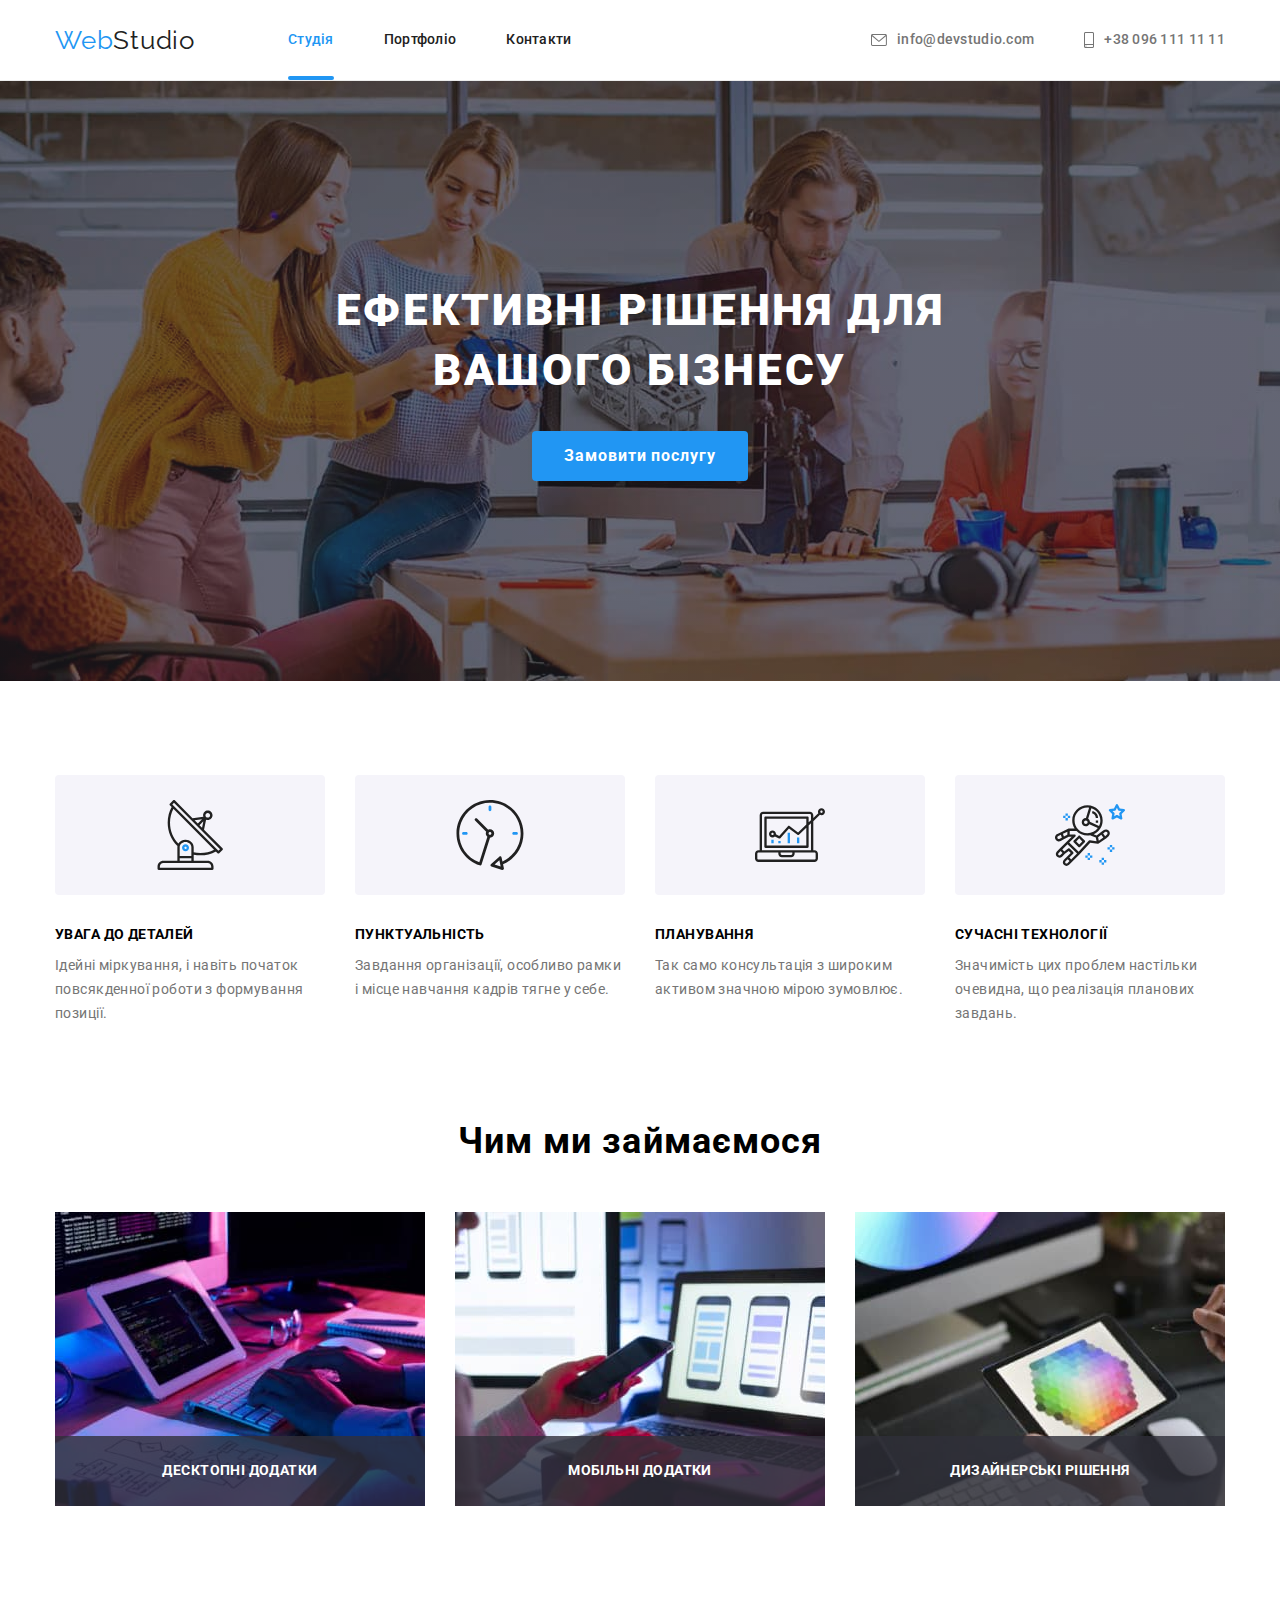
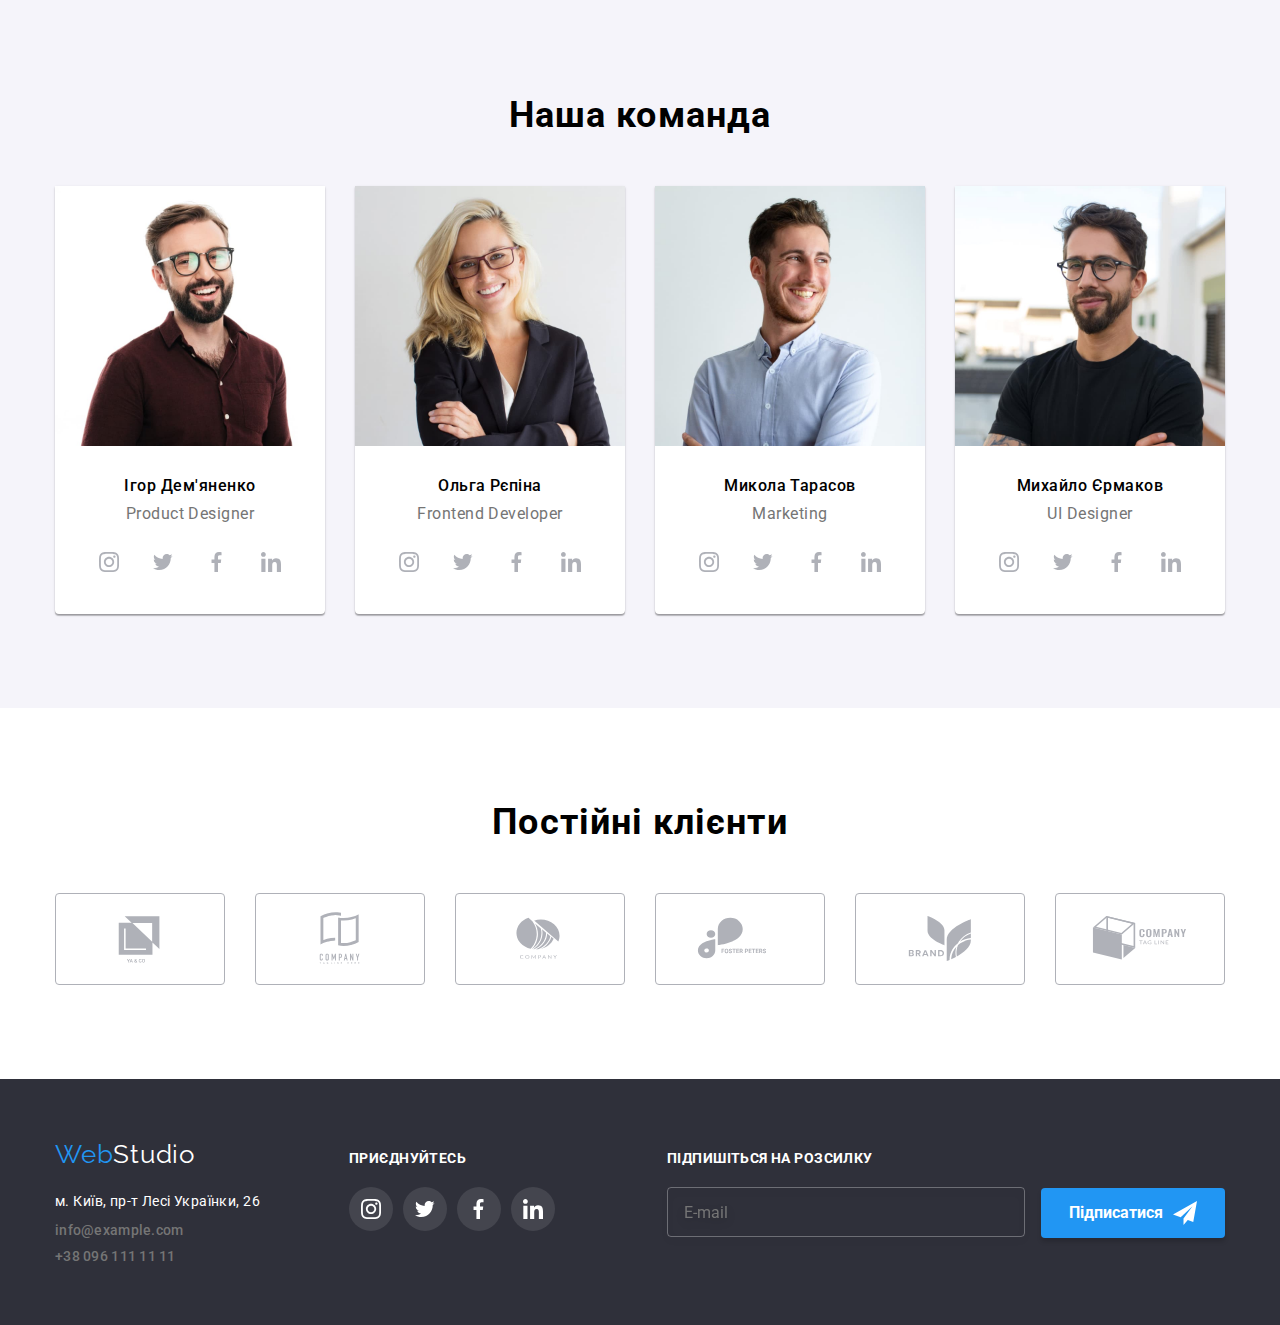
<file: index.html>
<!DOCTYPE html>
<html lang="uk">
<head>
    <meta charset="UTF-8">
    <meta http-equiv="X-UA-Compatible" content="IE=edge">
    <meta name="viewport" content="width=device-width, initial-scale=1.0">
    <title>Web-Studio</title>
    <link rel="stylesheet" href="https://cdnjs.cloudflare.com/ajax/libs/modern-normalize/1.0.0/modern-normalize.min.css">
    <link href="https://fonts.googleapis.com/css2?family=Raleway:wght@700&family=Roboto:wght@400;500;700;900&display=swap"
    rel="stylesheet">
    <link rel="stylesheet" href="https://cdnjs.cloudflare.com/ajax/libs/modern-normalize/1.1.0/modern-normalize.min.css" 
    integrity="sha512-wpPYUAdjBVSE4KJnH1VR1HeZfpl1ub8YT/NKx4PuQ5NmX2tKuGu6U/JRp5y+Y8XG2tV+wKQpNHVUX03MfMFn9Q==" 
    crossorigin="anonymous" referrerpolicy="no-referrer" />
    <link rel="stylesheet" href="./css/styles.css">
</head>
<body>
<header class="header">
   <div class="container">
    <nav class="main-nav">
        <a class="logo-link" href="./index.html" lang="en">Web<span class="logo-accent">Studio</span></a>
        <ul class="site-nav list">
            <li class="item link-tex"><a class="link current" href="#">Студія</a></li>
            <li class="item link-tex"><a class="link" href="./portfolio.html">Портфоліо</a></li>
            <li class="item link-tex"><a class="link" href="#">Контакти</a></li>
        </ul>
    </nav>
    <ul class="auth-nav list">
        <li class="item"><a class="mailto" href="mailto:info@devstudio.com">
            <svg class="auth-svg" width="16" height="12">
                <use href="./images/symbol-defs.svg#icon-email"></use>
            </svg>info@devstudio.com</a></li>
        <li class="item"><a class="tel" href="tel:+380961111111">
            <svg class="auth-svg" width="10" height="16">
                <use href="./images/symbol-defs.svg#icon-smartphone"></use>
            </svg>+38 096 111 11 11</a></li>
    </ul>
  </div>  
</header>
<main>
    <section class="business-solution">
      <div class="container">
          <h1 class="decision">Ефективні рішення для<br>вашого бізнесу</h1>
          <button class="order-but" type="button" data-modal-open>Замовити послугу</button>
      </div>  
    </section>
    <section class="section">
       <div class="container"> 
        <h2 class="visually-hidden">Наші переваги</h2>
        <ul class="card-text list">
            <li class="card-set-text">
                <div class="prioriti-img">
                    <svg class="icon-svg" width="70px" height="70px">
                        <use href="./images/symbol-defs.svg#icon-antenna"></use>
                    </svg>
                </div>
                <h3 class="feature-title">УВАГА ДО ДЕТАЛЕЙ</h3>
                <p class="paragraph-text">Ідейні міркування, і навіть початок повсякденної роботи з формування позиції.</p>
            </li>
            <li class="card-set-text">
                <div class="prioriti-img">
                    <svg  width="70px" height="70px">
                        <use href="./images/symbol-defs.svg#icon-clock"></use>
                    </svg>
                </div>
                <h3 class="feature-title">ПУНКТУАЛЬНІСТЬ</h3>
                <p class="paragraph-text">Завдання організації, особливо рамки і місце навчання кадрів тягне у себе.</p>
            </li>
            <li class="card-set-text">
                <div class="prioriti-img">
                    <svg  width="70px" height="70px">
                        <use href="./images/symbol-defs.svg#icon-diagram"></use>
                    </svg>
                </div>
                <h3 class="feature-title">ПЛАНУВАННЯ</h3>
                <p class="paragraph-text">Так само консультація з широким активом значною мірою зумовлює.</p>
            </li>
            <li class="card-set-text">
                <div class="prioriti-img">
                    <svg  width="70px" height="70px">
                        <use href="./images/symbol-defs.svg#icon-astronaut"></use>
                    </svg>
                </div>
                <h3 class="feature-title">СУЧАСНІ ТЕХНОЛОГІЇ</h3>
                <p class="paragraph-text">Значимість цих проблем настільки очевидна, що реалізація планових завдань.</p>
            </li>
        </ul>
      </div> 
    </section>
    
    <section class="works">
       <div class="container">
        <h2 class="section-title">Чим ми займаємося</h2>
        <ul class="card-set list">
            <li class="card-set-itam works-overlay">
                <img src="./images/img1.jpg" alt="Робота на комп'ютері" width="370">
                   <p class="work-btn">Десктопні додатки</p>
            </li>
            <li class="card-set-itam works-overlay">
                <img src="./images/img2.jpg" alt="Робота на ноутбуці" width="370">
                   <p class="work-btn">Мобільні додатки</p>
            </li>
            <li class="card-set-itam works-overlay">
                <img src="./images/img3.jpg" alt="Робота на планшеті" width="370">
                    <p class="work-btn">Дизайнерські рішення</p> 
            </li>
        </ul>
       </div>  
    </section>

    <section class="team">
       <div class="container"> 
        <h2 class="section-t">Наша команда</h2>
        <ul class="card-set list">
            <li class="card-set-itam separate-team">
                <img src="./images/img4.jpg" alt="Ігор Дем'яненко" width="270">
                <div class="name-teams"><h3 class="name-team">Ігор Дем'яненко</h3>
                <p class="position-team">Product Designer</p></div>
                   <ul class="soc-list list">
                    <li class="soc-item">
                       <a class="soc-link" href="">
                         <svg class="soc-icon" width="20" height="20">
                            <use href="./images/symbol-defs.svg#icon-instagram"></use>
                         </svg>
                       </a> 
                    </li>
                     <li class="soc-item">
                       <a class="soc-link" href="">
                         <svg class="soc-icon" width="20" height="20">
                            <use href="./images/symbol-defs.svg#icon-tweeter"></use>
                         </svg>
                       </a> 
                    </li>
                     <li class="soc-item">
                       <a class="soc-link" href="">
                         <svg class="soc-icon" width="20" height="20">
                            <use href="./images/symbol-defs.svg#icon-facebook"></use>
                         </svg>
                       </a> 
                    </li>
                     <li class="soc-item">
                       <a class="soc-link" href="">
                         <svg class="soc-icon" width="20" height="20">
                            <use href="./images/symbol-defs.svg#icon-linkedin"></use>
                         </svg>
                       </a> 
                    </li>
                  </ul>
            </li>
            <li class="card-set-itam separate-team">
                <img src="./images/img5.jpg" alt="Ольга Рєпіна" width="270">
               <div class="name-teams"><h3 class="name-team">Ольга Рєпіна</h3>
                <p class="position-team">Frontend Developer</p></div>
                  <ul class="soc-list list">
                    <li class="soc-item">
                       <a class="soc-link" href="">
                         <svg class="soc-icon" width="20" height="20">
                            <use href="./images/symbol-defs.svg#icon-instagram"></use>
                         </svg>
                       </a> 
                    </li>
                     <li class="soc-item">
                       <a class="soc-link" href="">
                         <svg class="soc-icon" width="20" height="20">
                            <use href="./images/symbol-defs.svg#icon-tweeter"></use>
                         </svg>
                       </a> 
                    </li>
                     <li class="soc-item">
                       <a class="soc-link" href="">
                         <svg class="soc-icon" width="20" height="20">
                            <use href="./images/symbol-defs.svg#icon-facebook"></use>
                         </svg>
                       </a> 
                    </li>
                     <li class="soc-item">
                       <a class="soc-link" href="">
                         <svg class="soc-icon" width="20" height="20">
                            <use href="./images/symbol-defs.svg#icon-linkedin"></use>
                         </svg>
                       </a> 
                    </li>
                  </ul>
            </li>
            <li class="card-set-itam separate-team">
                <img src="./images/img6.jpg" alt="Микола Тарасов" width="270">
                <div class="name-teams"><h3 class="name-team">Микола Тарасов</h3>
                <p class="position-team">Marketing</p></div>
                   <ul class="soc-list list">
                    <li class="soc-item">
                       <a class="soc-link" href="">
                         <svg class="soc-icon" width="20" height="20">
                            <use href="./images/symbol-defs.svg#icon-instagram"></use>
                         </svg>
                       </a> 
                    </li>
                     <li class="soc-item">
                       <a class="soc-link" href="">
                         <svg class="soc-icon" width="20" height="20">
                            <use href="./images/symbol-defs.svg#icon-tweeter"></use>
                         </svg>
                       </a> 
                    </li>
                     <li class="soc-item">
                       <a class="soc-link" href="">
                         <svg class="soc-icon" width="20" height="20">
                            <use href="./images/symbol-defs.svg#icon-facebook"></use>
                         </svg>
                       </a> 
                    </li>
                     <li class="soc-item">
                       <a class="soc-link" href="">
                         <svg class="soc-icon" width="20" height="20">
                            <use href="./images/symbol-defs.svg#icon-linkedin"></use>
                         </svg>
                       </a> 
                    </li>
                  </ul>
            </li>
            <li class="card-set-itam separate-team">
                <img src="./images/img7.jpg" alt="Михайло Єрмаков" width="270">
                <div class="name-teams"><h3 class="name-team">Михайло Єрмаков</h3>
                <p class="position-team">UI Designer</p></div>
                   <ul class="soc-list list">
                    <li class="soc-item">
                       <a class="soc-link" href="">
                         <svg class="soc-icon" width="20" height="20">
                            <use href="./images/symbol-defs.svg#icon-instagram"></use>
                         </svg>
                       </a> 
                    </li>
                     <li class="soc-item">
                       <a class="soc-link" href="">
                         <svg class="soc-icon" width="20" height="20">
                            <use href="./images/symbol-defs.svg#icon-tweeter"></use>
                         </svg>
                       </a> 
                    </li>
                     <li class="soc-item">
                       <a class="soc-link" href="">
                         <svg class="soc-icon" width="20" height="20">
                            <use href="./images/symbol-defs.svg#icon-facebook"></use>
                         </svg>
                       </a> 
                    </li>
                     <li class="soc-item">
                       <a class="soc-link" href="">
                         <svg class="soc-icon" width="20" height="20">
                            <use href="./images/symbol-defs.svg#icon-linkedin"></use>
                         </svg>
                       </a> 
                    </li>
                  </ul>
            </li>
        </ul> 
      </div>   
    </section>
    <section class="section">
      <div class="container">
        <h2 class="customers">Постійні клієнти</h2>
          <ul class="customers-list  list">
             <li class="customers-item">
              <a class="customers-link" href="">
              <svg class="customers-icon" width="106px" height="60px">
                <use href="./images/symbol-defs.svg#icon-Logo-1"></use>
               </svg>
              </a>
            </li>
             <li class="customers-item">
              <a class="customers-link" href="">
              <svg class="customers-icon" width="106" height="60">
                <use href="./images/symbol-defs.svg#icon-Logo-2"></use>
              </svg>
              </a>
            </li>
             <li class="customers-item">
               <a class="customers-link" href="">
              <svg class="customers-icon" width="106" height="60">
                <use href="./images/symbol-defs.svg#icon-Logo-3"></use>
              </svg>
              </a>
            </li>
             <li class="customers-item">
               <a class="customers-link" href="">
              <svg class="customers-icon" width="106" height="60">
                <use href="./images/symbol-defs.svg#icon-Logo-4"></use>
              </svg>
              </a>
            </li>
             <li class="customers-item">
               <a class="customers-link" href="">
              <svg class="customers-icon" width="106" height="60">
                <use href="./images/symbol-defs.svg#icon-Logo-5"></use>
              </svg>
              </a>
            </li>
             <li class="customers-item">
               <a class="customers-link" href="">
              <svg class="customers-icon" width="106" height="60">
                <use href="./images/symbol-defs.svg#icon-Logo-6"></use>
              </svg>
             </a>
            </li>
          </ul>
      </div>
    </section>
    </main>

    <footer class="footer">
       <div class="container">
        <div>
        <a class="logo-footer" href="./index.html" lang="en">Web<span class="logo-f">Studio</span></a>
        <address>
            <ul class="list">
                <li>
                    <a class="location" href="https://bit.ly/3pXMvUd" target="_blank" rel="noopener noreferrer">м. Київ, пр-т Лесі Українки, 26</a> 
                </li>
               
                 <li>
                    <a class="mailto-footer" href="mailto:info@devstudio.com">info@example.com</a> 
                </li>
                
                <li>
                    <a class="tel-footer" href="tel:+380961111111">+38 096 111 11 11</a> 
                </li>
            </ul>
        </address>
        </div>

        <div class="footer-soc">
                 <h2 class="footer-title">приєднуйтесь</h2>
              <ul class="soc-list-footer list">
                <li>
                    <a class="soc-link-footer" href="">
                        <svg class="soc-icon-footer" width="20" height="20">
                            <use href="./images/symbol-defs.svg#icon-instagram"></use>
                        </svg>   
                    </a>
                </li>
                <li>
                   <a class="soc-link-footer" href="">
                      <svg class="soc-icon-footer" width="20" height="20">
                            <use href="./images/symbol-defs.svg#icon-tweeter"></use>
                      </svg>
                   </a>
                </li>
                <li>
                  <a class="soc-link-footer" href="">
                      <svg class="soc-icon-footer" width="20" height="20">
                            <use href="./images/symbol-defs.svg#icon-facebook"></use>
                      </svg>
                  </a>
                </li>
                <li>
                  <a class="soc-link-footer" href="">
                      <svg class="soc-icon-footer" width="20" height="20">
                            <use href="./images/symbol-defs.svg#icon-linkedin"></use>
                      </svg>
                  </a>
                </li>
              </ul>
            </div> 
           
            <div class="footer-subscribe">
              <p class="form-title">Підпишіться на розсилку</p>
            <form>
              <label for="mail"></label>
              <input class="form-mail" type="email" name="mail" id="mail" placeholder="E-mail">

              <button class="form-btn" type="submit">Підписатися<svg class="footer-icon" width="24" height="24">
                   <use href="./images/symbol-defs.svg#send"></use>
                </svg></button>
            </form>
            </div>
          </div>  
    </footer> 

    <div class="backdrop is-hidden" data-modal>
       <div class="modal">
         <button class="modal-butt" data-modal-close>
             <svg class="modal-link" width="11" height="11">
                  <use href="./images/symbol-defs.svg#icon-Vector-1"></use>
             </svg>
         </button>

         <strong class="modal-label">Залиште свої дані, ми вам передзвонимо</strong>
           <form class="modal-form" name="modal_form">
          <div class="modal-form-group" role="group">
            <label class="modal-form-label" for="user_name">Ім'я</label>
            <div class="modal-form-wrapper">
              <input class="modal-form-field" type="text" name="user_name" id="user_name" />
              <svg class="modal-form-icon" width="18" height="18">
                <use href="./images/symbol-defs.svg#person"></use>
              </svg>
            </div>
            <label class="modal-form-label" for="user_phone">Телефон</label>
            <div class="modal-form-wrapper">
              <input class="modal-form-field" type="tel" name="user_phone" id="user_phone" />
              <svg class="modal-form-icon" width="18" height="18">
                <use href="./images/symbol-defs.svg#phone"></use>
              </svg>
            </div>
            <label class="modal-form-label" for="user_mail">Пошта</label>
            <div class="modal-form-wrapper">
              <input class="modal-form-field" type="text" name="user_mail" id="user_mail" />
              <svg class="modal-form-icon" width="18" height="18">
                <use href="./images/symbol-defs.svg#emai"></use>
              </svg>
            </div>
            <label class="modal-form-label" for="user_message">Коментар</label>
            <textarea class="modal-form-message" name="user_message" id="user_message" rows="6" placeholder="Введіть текст"></textarea>
          </div>
          <label class="modal-form-agreement" role="group">
            <input class="modal-form-checkbox visually-hidden" type="checkbox" id="user_agreement" />
             <svg class="agreement-icon" width="16" height="15">
               <use class="uncheck" href="./images/symbol-defs.svg#icon-check"></use>
               <use class="check" href="./images/symbol-defs.svg#icon-check-blu"></use>
             </svg>
            <span class="agreement-desc" for="user_agreement">Погоджуюся з розсилкою та приймаю 
              <a class="agreement-link" href="#">Умови договору</a></span>
          </label>
          <button class="modal-form-btn" type="submit">Відправити</button>
        </form>
       </div>
    </div>
    <script src="./js/modal.js"></script> 
</body>
</html>
</file>
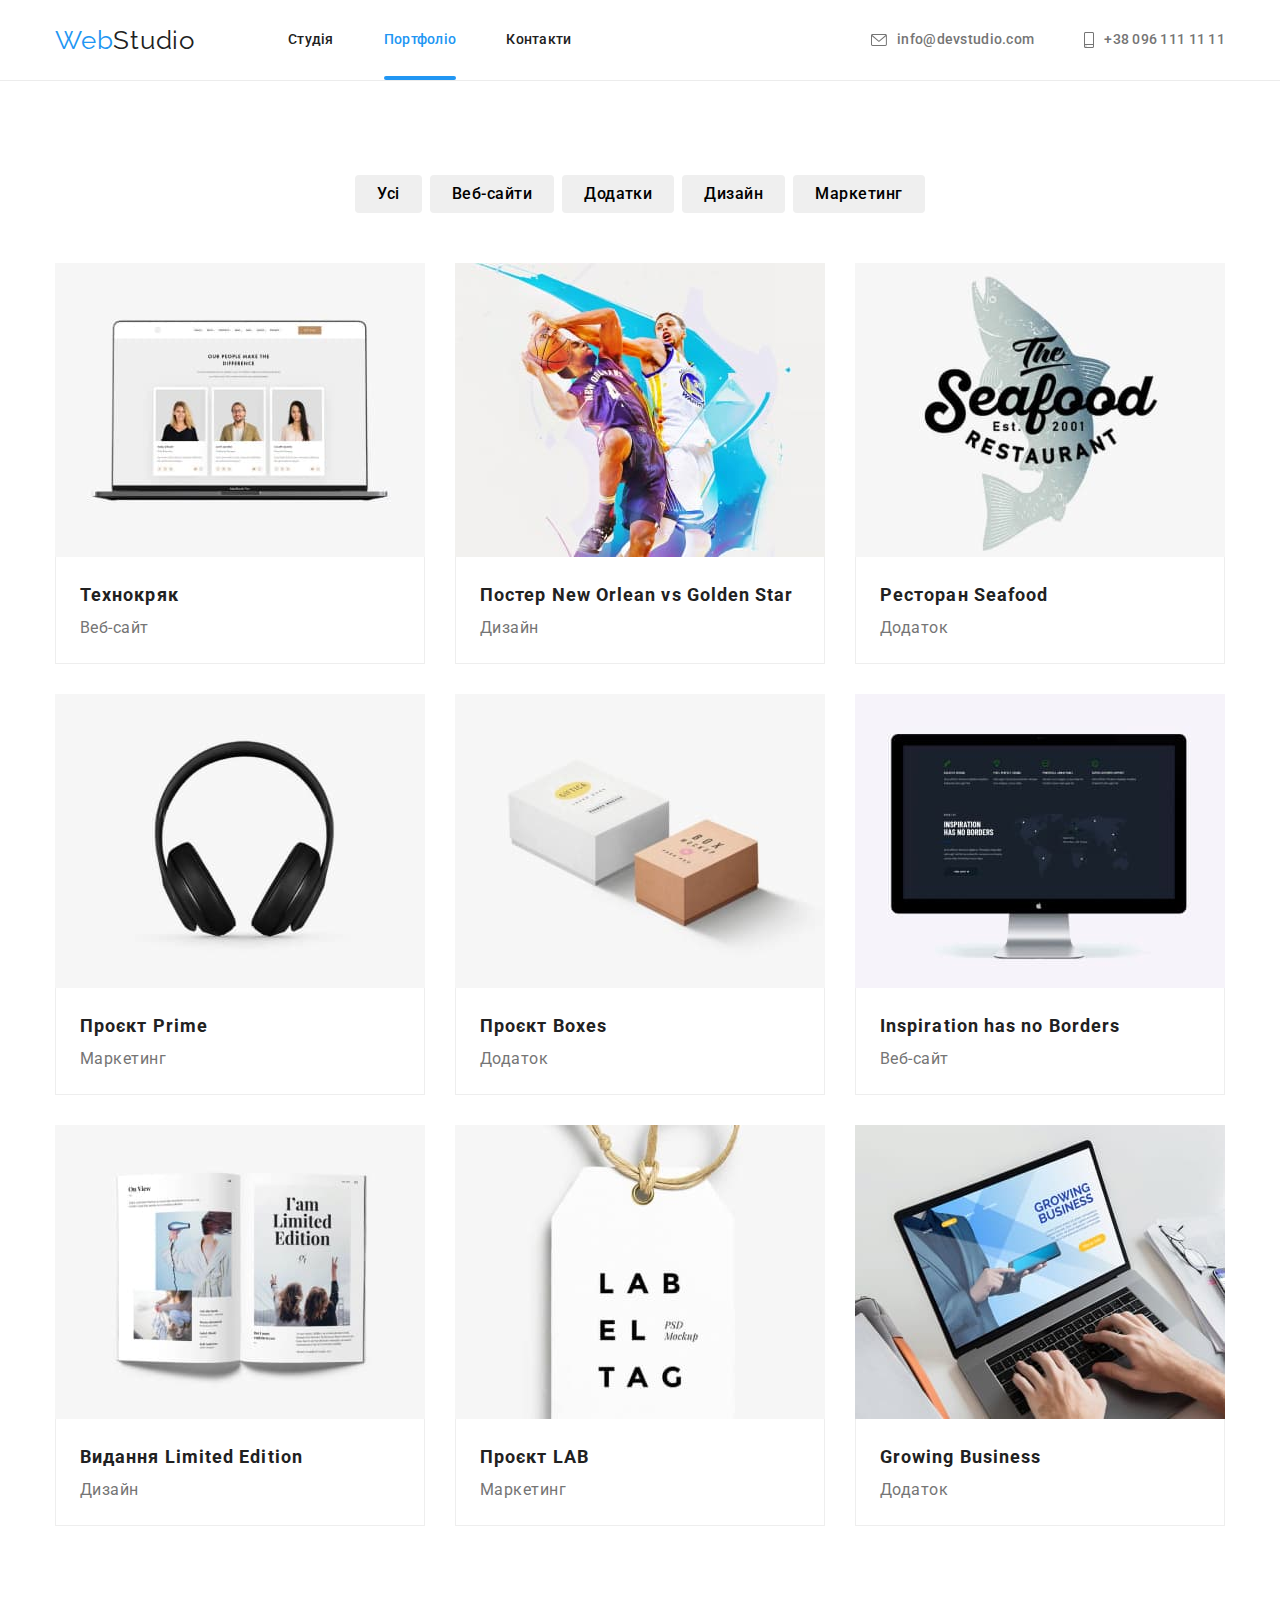
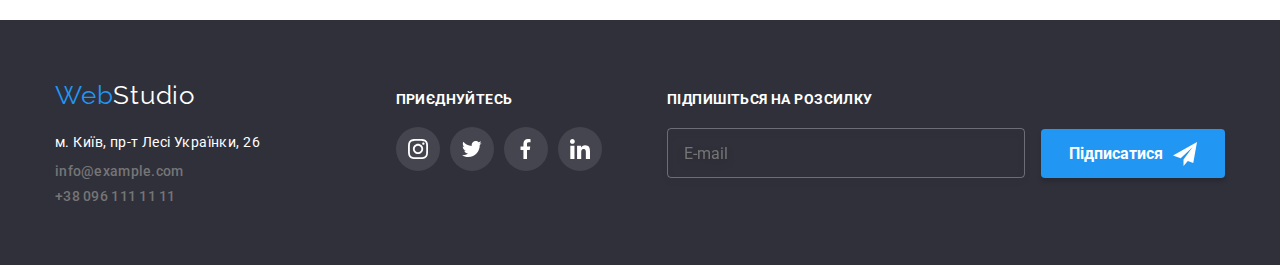
<file: portfolio.html>
<!DOCTYPE html>
<html lang="uk">
<head>
    <meta charset="UTF-8">
    <meta http-equiv="X-UA-Compatible" content="IE=edge">
    <meta name="viewport" content="width=device-width, initial-scale=1.0">
    <title>Portfolio</title>
    <link rel="stylesheet" href="https://cdnjs.cloudflare.com/ajax/libs/modern-normalize/1.0.0/modern-normalize.min.css">
    <link href="https://fonts.googleapis.com/css2?family=Raleway:wght@700&family=Roboto:wght@400;500;700;900&display=swap"
        rel="stylesheet">
    <link rel="stylesheet" href="./css/styles.css">
</head>
<body>
    <header class="header">
     <div class="container">
        <nav class="main-nav">
            <a class="logo-link" href="./index.html" lang="en">Web<span class="logo-accent">Studio</span></a>
            <ul class="site-nav list">
                <li class="item link-tex"><a class="link" href="./index.html">Студія</a></li>
                <li class="item link-tex"><a class="link current" href="#">Портфоліо</a></li>
                <li class="item link-tex"><a class="link" href="#">Контакти</a></li>
            </ul>
        </nav>
        <ul class="auth-nav list">
            <li class="item"><a class="mailto" href="mailto:info@devstudio.com">
                <svg class="auth-svg" width="16" height="12">
                <use href="./images/symbol-defs.svg#icon-email"></use>
            </svg>info@devstudio.com</a></li>
            <li class="item"><a class="tel" href="tel:+380961111111">
                <svg class="auth-svg" width="10" height="16">
                <use href="./images/symbol-defs.svg#icon-smartphone"></use>
            </svg>+38 096 111 11 11</a></li>
        </ul>
     </div>
    </header>
    <main>
        <section class="section">
          <div class="container">
            <h1 class="visually-hidden">Наші роботи</h1>
        <ul class="but-portfolio list">
            <li><button class="links" type="button">Усі</button></li>
            <li><button class="links" type="button">Веб-сайти</button></li>
            <li><button class="links" type="button">Додатки</button></li>
            <li><button class="links" type="button">Дизайн</button></li>
            <li><button class="links" type="button">Маркетинг</button></li>
        </ul>

        <ul class="card-set list">
            <li class="card-set-itam item-set">
                <a class="item-link" href="#" target="_blank" rel="nofollow">
               <div class="item-thumb"> 
                 <img src="./images/img8.jpg" alt="Технокряк" width="370">
                 <div class="overlay">
                    <p class="overlay-text">
                         Ресурс пропонує комплексні пропозиції з 
                         різним рівнем функціоналу та сервісів.
                          Все це дозволить відвідувачу отримати вичерпні 
                          відомості про компанію чи приватну особу.
                    </p>
                 </div>
               </div>
                <div class="project">
                    <h2 class="item-title">Технокряк</h2>
                    <p class="item-text">Веб-сайт</p>
                </div>
                </a>
            </li>
            <li class="card-set-itam item-set">
                <a class="item-link" href="#" target="_blank" rel="nofollow">
              <div class="item-thumb">       
                <img src="./images/img9.jpg" alt="Постер New Orlean vs Golden Star" width="370">
                   <div class="overlay">
                      <p class="overlay-text">
                         Ресурс пропонує комплексні пропозиції з 
                         різним рівнем функціоналу та сервісів.
                          Все це дозволить відвідувачу отримати вичерпні 
                          відомості про компанію чи приватну особу.
                      </p>
                   </div>
                </div>
                <div class="project">
                     <h2 class="item-title">Постер New Orlean vs Golden Star</h2>
                     <p class="item-text">Дизайн</p>
                </div>
                </a>
            </li>
            <li class="card-set-itam item-set">
                <a class="item-link" href="#" target="_blank" rel="nofollow">
               <div class="item-thumb">   
                <img src="./images/img10.jpg" alt="Ресторан Seafood" width="370">
                  <div class="overlay">
                     <p class="overlay-text">
                          Ресурс пропонує комплексні пропозиції з 
                         різним рівнем функціоналу та сервісів.
                          Все це дозволить відвідувачу отримати вичерпні 
                          відомості про компанію чи приватну особу.
                     </p>
                  </div>
               </div> 
                <div class="project">
                    <h2 class="item-title">Ресторан Seafood</h2>
                    <p class="item-text">Додаток</p>
                </div>
                </a>
            </li>
            <li class="card-set-itam item-set">
                <a class="item-link" href="#" target="_blank" rel="nofollow">
               <div class="item-thumb">    
                  <img src="./images/img11.jpg" alt="Проект Prime" width="370">
                    <div class="overlay">
                        <p class="overlay-text">
                             Ресурс пропонує комплексні пропозиції з 
                         різним рівнем функціоналу та сервісів.
                          Все це дозволить відвідувачу отримати вичерпні 
                          відомості про компанію чи приватну особу.
                        </p>
                    </div>
                </div>  
                <div class="project">
                     <h2 class="item-title">Проєкт Prime</h2>
                     <p class="item-text">Маркетинг</p>
                </div>
                </a>
            </li>
            <li class="card-set-itam item-set">
                <a class="item-link" href="#" target="_blank" rel="nofollow">
                <div class="item-thumb">
                  <img src="./images/img12.jpg" alt="Проект Boxes" width="370">
                  <div class="overlay">
                     <p class="overlay-text">
                         Ресурс пропонує комплексні пропозиції з 
                         різним рівнем функціоналу та сервісів.
                          Все це дозволить відвідувачу отримати вичерпні 
                          відомості про компанію чи приватну особу.
                     </p>
                  </div>
                </div>  
               <div class="project"> 
                     <h2 class="item-title">Проєкт Boxes</h2>
                     <p class="item-text">Додаток</p>
               </div>
                </a>
            </li>
            <li class="card-set-itam item-set">
                <a class="item-link" href="#" target="_blank" rel="nofollow">
                <div class="item-thumb"> 
                  <img src="./images/img13.jpg" alt="Inspiration has no Borders" width="370">
                    <div class="overlay">
                        <p class="overlay-text">
                            Ресурс пропонує комплексні пропозиції з 
                         різним рівнем функціоналу та сервісів.
                          Все це дозволить відвідувачу отримати вичерпні 
                          відомості про компанію чи приватну особу.
                        </p>
                    </div>
                 </div> 
                <div class="project">
                    <h2 class="item-title">Inspiration has no Borders</h2>
                     <p class="item-text">Веб-сайт</p>
                </div>
                </a>
            </li>
            <li class="card-set-itam item-set">
                <a class="item-link" href="#" target="_blank" rel="nofollow">
                <div class="item-thumb">
                  <img src="./images/img14.jpg" alt="Издание Limited Edition" width="370">
                    <div class="overlay">
                        <p class="overlay-text">
                            Ресурс пропонує комплексні пропозиції з 
                         різним рівнем функціоналу та сервісів.
                          Все це дозволить відвідувачу отримати вичерпні 
                          відомості про компанію чи приватну особу.
                        </p>
                    </div>
                </div>
                <div class="project">
                    <h2 class="item-title">Видання Limited Edition</h2>
                     <p class="item-text">Дизайн</p>
                </div>
                </a>
            </li>
            <li class="card-set-itam item-set">
                <a class="item-link" href="#" target="_blank" rel="nofollow">
                <div class="item-thumb">
                  <img src="./images/img15.jpg" alt="Проект LAB" width="370">
                    <div class="overlay">
                        <p class="overlay-text">
                              Ресурс пропонує комплексні пропозиції з 
                         різним рівнем функціоналу та сервісів.
                          Все це дозволить відвідувачу отримати вичерпні 
                          відомості про компанію чи приватну особу.
                        </p>
                    </div>
                </div>
                <div class="project">
                     <h2 class="item-title">Проєкт LAB</h2>
                     <p class="item-text">Маркетинг</p>
               </div>
                </a>
            </li>
            <li class="card-set-itam item-set">
                <a class="item-link" href="#" target="_blank" rel="nofollow">
                <div class="item-thumb">
                  <img src="./images/img16.jpg" alt="Growing Business" width="370">
                    <div class="overlay">
                        <p class="overlay-text">
                             Ресурс пропонує комплексні пропозиції з 
                         різним рівнем функціоналу та сервісів.
                          Все це дозволить відвідувачу отримати вичерпні 
                          відомості про компанію чи приватну особу.
                        </p>
                    </div>
                </div>  
               <div class="project"> 
                    <h2 class="item-title">Growing Business</h2>
                    <p class="item-text">Додаток</p>
               </div>
                </a>
            </li>
         </ul>
       </div>
     </section>
    </main>

    <footer class="footer">
      <div class="container">
        <div class="footer-address">
        <a class="logo-footer" href="./index.html" lang="en">Web<span class="logo-f">Studio</span></a>
        <address>
            <ul class="list">
                <li>
                    <a class="location" href="https://bit.ly/3pXMvUd" target="_blank" rel="noopener noreferrer">м. Київ, пр-т Лесі Українки, 26</a>
                </li>
    
                <li>
                    <a class="mailto-footer" href="mailto:info@devstudio.com">info@example.com</a>
                </li>
    
                <li>
                    <a class="tel-footer" href="tel:+380961111111">+38 096 111 11 11</a>
                </li>
            </ul>
        </address>
     </div>
      <div class="footer-soc">
                 <h2 class="footer-title">приєднуйтесь</h2>
              <ul class="soc-list-footer list">
                <li>
                    <a class="soc-link-footer" href="">
                        <svg class="soc-icon-footer" width="20" height="20">
                            <use href="./images/symbol-defs.svg#icon-instagram"></use>
                        </svg>   
                    </a>
                </li>
                <li>
                   <a class="soc-link-footer" href="">
                      <svg class="soc-icon-footer" width="20" height="20">
                            <use href="./images/symbol-defs.svg#icon-tweeter"></use>
                      </svg>
                   </a>
                </li>
                <li>
                  <a class="soc-link-footer" href="">
                      <svg class="soc-icon-footer" width="20" height="20">
                            <use href="./images/symbol-defs.svg#icon-facebook"></use>
                      </svg>
                  </a>
                </li>
                <li>
                  <a class="soc-link-footer" href="">
                      <svg class="soc-icon-footer" width="20" height="20">
                            <use href="./images/symbol-defs.svg#icon-linkedin"></use>
                      </svg>
                  </a>
                </li>
              </ul>
            </div>

            <div>
              <h2 class="form-title">Підпишіться на розсилку</h2>
            <form>
              <label for="mail"></label>
              <input class="form-mail" type="email" name="mail" id="mail" placeholder="E-mail">

              <button class="form-btn" type="submit">Підписатися<svg class="footer-icon" width="24" height="24">
                   <use href="./images/symbol-defs.svg#send"></use>
                </svg></button>
            </form>
            </div>
         </div> 
    </footer>
</body>
</html>
</file>
<file: css/styles.css>
:root {
    --dominant-text-color:#212121;
    --Text-color:#2196F3;
    --white-color:#FFFFFF;
    --footer-color:#2F303A;
    --paragraph-color: #757575;
    --light-grey-color:#F5F4FA;
    --active-color: #188CE8;
    --body-color:#E5E5E5;

    /* Others */
      --indent: 30px;
      --items:4;
}

body {
    background-color: var(--white-color);
    font-family: 'Roboto', sans-serif;
}
.list {
  list-style: none;
  margin: 0;
  padding: 0;
}
h1,
h2,
h3,
h4,
h5,
h6,
p {
  margin: 0;
}
img {
  display: block;
}
.header{
  border-bottom: 1px solid #ECECEC;
}
.header>.container {
  display: flex;
  align-items: center;
}
.main-nav{
  display: flex;
  align-items: center;
}
.container{
  width: 1200px; 
  padding: 0 15px;
  margin-right: auto;
  margin-left: auto;
}
.studio.current,
.portfolio.current{
  color: var(--Text-color);
}
.works{
padding-bottom: 94px;
 
}
.visually-hidden{
  position: absolute;
  white-space: nowrap;
  width: 1px;
  height: 1px;
  overflow: hidden;
  border: 0;
  padding: 0;
  clip: rect(0 0 0 0);
  clip-path: inset(50%);
  margin: -1px;
}
.prioriti-img{
  display: flex;
  align-items: center;
  justify-content: center;
 
  border-radius: 4px;
  height: 120px;
  margin-bottom: 30px;
  background-color: var(--light-grey-color);
  background-size: auto;
  background-position: center;
}
.logo-link{
    margin-right: 93px;

    font-family: 'Raleway';
    color:var(--Text-color);
    font-size: 26px;
    line-height: 1.19;
    letter-spacing: 0.03em;
    text-decoration: none;
}
.logo-accent {
    font-family: 'Raleway';
    color:var(--dominant-text-color)
}
.logo-footer{ 
    display: inline-block;
    margin-top: 60px;

    font-family: 'Raleway';
    color: var(--Text-color);
    font-size: 26px;
    line-height: 1.19;
    letter-spacing: 0.03em;
    text-decoration: none;
}
.logo-f{
    font-family: 'Raleway';
    color: var(--white-color);
}
.site-nav{
  display: flex;
}
.site-nav .item + .item{
  margin-left: 50px;
}
.site-nav .item:last-child{
  margin-right: 0;
}
.link{
  display: block;
  padding-top: 32px;
  padding-bottom: 32px;

  color: var(--dominant-text-color);
  font-weight: 500;
  font-size: 14px;
  line-height: 1.14;
  letter-spacing: 0.02em;
  text-decoration: none;

  transition: color 250ms cubic-bezier(0.4, 0, 0.2, 1);
}
.link:hover,
.link:focus{
  color: var(--Text-color);
}
.link-tex{
  position: relative;
}
.current{
  color: var(--Text-color);
}
.current::after{
  position: absolute;
  content: "";
  width: 100%;
  height: 4px;
  left: 0;
  bottom: 0;
  border-radius: 2px;
  
  background: #2196F3;
}
.auth-nav{
  display: flex;
  margin-left: auto;
}
.auth-nav .item + .item{
  margin-left: 50px;
}

.project{
  padding: 20px 24px;
  border: 1px solid #EEEEEE;
  border-top: none;
}

.mailto-footer{
  display: inline-block;
  margin-top: 9px;

  color: var(--paragraph-color);
  font-weight: 500;
  font-size: 14px;
  line-height: 1.14;
  letter-spacing: 0.02em;
  text-decoration: none;
  font-style: normal;

  transition: color 250ms cubic-bezier(0.4, 0, 0.2, 1);
}
.tel-footer{
  display: inline-block;
  margin-top: 9px;
  margin-bottom: 60px;

  color: var(--paragraph-color);
  font-weight: 500;
  font-size: 14px;
  line-height: 1.14;
  letter-spacing: 0.02em;
  text-decoration: none;
  font-style: normal;

  transition: color 250ms cubic-bezier(0.4, 0, 0.2, 1);
}
.mailto-footer:hover,
.mailto-footer:focus{
  color: var(--Text-color);
}
.tel-footer:hover,
.tel-footer:focus{
  color: var(--Text-color);
}
.mailto:hover,
.mailto:focus{
    color: var(--Text-color);
}
.mailto{
  display: flex;
  align-items: center;
  color: var(--paragraph-color);
  font-weight: 500;
  font-size: 14px;
  line-height: 1.14;
  letter-spacing: 0.02em;
  text-decoration: none;

  transition: color 250ms cubic-bezier(0.4, 0, 0.2, 1);
}
.tel:hover,
.tel:focus{
    color: var(--Text-color);
}
.tel{
  display: flex;
  align-items: center;
  color:var(--paragraph-color);
  font-weight: 500;
  font-size: 14px;
  line-height: 1.14;
  letter-spacing: 0.02em;
  text-decoration: none;

  transition: color 250ms cubic-bezier(0.4, 0, 0.2, 1);
}
.auth-svg{
  fill: currentColor;
  margin-right: 10px;
} 
.auth-svg:hover,
.auth-svg:focus{
  color: var(--Text-color);
}
.business-solution{
  padding-top: 200px;
  padding-bottom: 200px;

  display: flex;
  margin-left: auto;
  margin-right: auto;
  max-width: 1600px;
  background-color: var(--footer-color);
  background-image: linear-gradient(rgba(47, 48, 58, 0.4),rgba(47, 48, 58, 0.4)),
  url(../images/Img\ 17.jpg);
  background-size: cover;
  background-position: center;
  text-align: center;
}

.section{
  padding-top: 94px;
  padding-bottom: 94px;
}

.decision{
  padding-bottom: 30px;
  

  color: var(--white-color);
  font-weight: 900;
  text-transform: uppercase;
  font-size: 44px;
  line-height: 1.36;
  letter-spacing: 0.06em;
    
}
.location:focus,
.location{
    display: inline-block;
    margin-top: 20px;

    color: var(--white-color);
    font-style: normal;
    font-size: 14px;
    line-height: 1.71;
    letter-spacing: 0.03em;
    text-decoration: none;

}
.order-but{
    padding: 10px 32px;
   

    cursor: pointer;
    color: var(--white-color);
    background-color: var(--Text-color);
    border-style: none;
    border-radius: 4px;
    font-weight: 700;
    font-size: 16px;
    line-height: 1.88;
    letter-spacing: 0.06em;

    transition: background-color 250ms cubic-bezier(0.4, 0, 0.2, 1);
}
.order-but:hover{
  background-color: var(--active-color);
}
.feature-title{
  font-weight: 700;
  font-size: 14px;
  line-height: 1.36;
  letter-spacing: 0.03em;
  text-transform: uppercase;
}
.paragraph-text{
  padding-top: 10px;
  
  
  
  color: var(--paragraph-color);
  font-size: 14px;
  line-height: 1.71;
  letter-spacing: 0.03em;
}
.team{
  padding-top: 94px;
  padding-bottom: 94px;

  background-color: var(--light-grey-color);
}
.section-t{
  padding-bottom: 50px;
 

  font-weight: 700;
  font-size: 36px;
  line-height: 1.17;
  text-align: center;
  letter-spacing: 0.03em;
}
.section-title{
 padding-bottom: 50px;
  
  font-weight: 700;
  font-size: 36px;
  line-height: 1.17;
  text-align: center;
  letter-spacing: 0.03em;
}
.card-set{
  display: flex;
  flex-wrap: wrap;
  gap: var(--indent);
}
.card-set-itam{
  flex-basis: calc((100% - var(--indent) * var(--items) - 1 )) / (var(--indent));
}
.card-set-text{
  flex-basis: calc((100% - 90px) / 4);
}
.card-text{
  display: flex;
  gap: 30px;
}
.works-overlay{
  position: relative;
  
  
}
.work-btn{
  display: flex;
  position: absolute;
  user-select: none;
  bottom: 0;
  left: 0;
  width: 100%;
  height: 70px;

  font-weight: 700;
  font-size: 14px;
  line-height: 1.14;
  align-items: center;
  justify-content: center;
  letter-spacing: 0.03em;
  text-transform: uppercase;

  color: var(--white-color);
  background: rgba(47, 48, 58, 0.8);
  border: none;
}
.separate-team{
  background-color: var(--white-color);
  border-radius: 0px 0px 4px 4px;
  box-shadow: 0px 1px 3px rgba(0, 0, 0, 0.12),
   0px 1px 1px rgba(0, 0, 0, 0.14), 
   0px 2px 1px rgba(0, 0, 0, 0.2);
}
.name-teams{
  padding-top:30px;
  text-align: center;
}
.soc-list{
  display: flex;
  margin-top: 16px;
  margin-bottom: 30px;
  justify-content: center;
  gap: 10px;
}
.soc-link{
  display: flex;
  width: 44px;
  height: 44px;
  justify-content: center;
  align-items: center;
  color: #AFB1B8;
  border-radius: 50%;
  background-color: var(--white-color);

  transition: background-color 250ms cubic-bezier(0.4, 0, 0.2, 1),
  color 250ms cubic-bezier(0.4, 0, 0.2, 1)

}
.soc-icon{
  fill: currentColor;
}
.soc-link:hover,
.soc-link:focus{
 background-color: var(--Text-color);
 color: var(--white-color);
}
.name-team{
  font-weight: 500;
  font-size: 16px;
  line-height: 1.19;
  letter-spacing: 0.03em;
}
.position-team{
  padding-top: 10px;

  color: var(--paragraph-color);
  font-size: 16px;
  line-height: 1.18;
  letter-spacing: 0.03em;
}
.customers{
  padding-bottom: 50px;

  font-weight: 700;
  font-size: 36px;
  line-height: 1.16;
  text-align: center;
  letter-spacing: 0.03em;
}
.customers-list{
  display: flex;
  justify-content: center;
  gap: 30px;
}
.customers-link{
  display: flex;
  justify-content: center;
  align-items: center;
  width: 170px;
  height: 92px;
  color: #AFB1B8;
  border: 1px solid #AFB1B8;
  border-radius: 4px;

  transition: color 250ms cubic-bezier(0.4, 0, 0.2, 1);
}
.customers-icon{
 fill: currentColor;
}
.customers-link:hover,
.customers-link:focus{
  color: var(--Text-color);
  border-color: var(--Text-color);
}
.footer{
    background-color: var(--footer-color);
}
.footer> .container{
  display: flex;
  align-items: baseline;
  justify-content: space-between;
}

.footer-soc{
  margin-left: 70px;
}

.footer-subscribe{
  margin-left: 93px;
}

.footer-title{
  margin-bottom: 20px;

  font-weight: 700;
  font-size: 14px;
  line-height: 1,14;
  letter-spacing: 0.03em;
  font-style: normal;
  text-transform: uppercase;

  color: var(--white-color);
}
.soc-list-footer{
  display: flex;
  gap: 10px;
}
.soc-link-footer{
  display: flex;
  width: 44px;
  height: 44px;
  justify-content: center;
  align-items: center;
  color: var(--white-color);
  border-radius: 50%;
  background-color: rgba(255, 255, 255, 0.1);

  transition: background-color 250ms cubic-bezier(0.4, 0, 0.2, 1);
}
.soc-icon-footer{
  fill: currentColor;
}
.soc-link-footer:hover,
.soc-link-footer:focus{
  background-color: var(--Text-color);
}

.form-title{
  margin-bottom: 20px;

  font-weight: 700;
  font-size: 14px;
  line-height: 1.14;
  letter-spacing: 0.03em;
  font-style: normal;
  text-transform: uppercase;

  color: var(--white-color);
}

.form-mail{
  width: 358px;
  height: 50px;
  padding-left: 16px;

  border: 1px solid rgba(255, 255, 255, 0.3);
  filter: drop-shadow(0px 4px 4px rgba(0, 0, 0, 0.15));
  border-radius: 4px;

  background-color: transparent;
  transition: border-color 250ms cubic-bezier(0.4, 0, 0.2, 1)
}

.form-mail:hover{
  border-color: rgba(33, 150, 243, 1);
}

.form-btn{
  position: relative;
  cursor: pointer;
  font-weight: 700;
  font-size: 16px;
  line-height: 1.87;
  border-style: none;

  margin-left: 12px;

  padding-top: 10px;
  padding-right: 62px;
  padding-left: 28px;
  padding-bottom: 10px;

  color: var(--white-color);
  background: var(--Text-color);
  box-shadow: 0px 4px 4px rgba(0, 0, 0, 0.15);
  border-radius: 4px;

  transition: background-color 250ms cubic-bezier(0.4, 0, 0.2, 1);
}

.form-btn:hover{
  background-color: var(--active-color);
}

.footer-icon{
  position: absolute;
  top: 13px;
  right: 28px;
}

/* Portfolio */
.but-portfolio{
  padding-bottom: 50px;
  display: flex;
  justify-content: center;
  gap: 8px;

}

.links{
  padding: 6px 22px;
  
  border-style: none;
  cursor: pointer;
  font-weight: 500;
  font-size: 16px;
  line-height: 1.62;
  letter-spacing: 0.03em;
  border-radius: 4px;

  transition: background-color 250ms cubic-bezier(0.4, 0, 0.2, 1),
  color 250ms cubic-bezier(0.4, 0, 0.2, 1);
}

.links:hover,
.links:focus{
  cursor: pointer;
  color: var(--white-color);
  background-color: var(--Text-color);
  box-shadow: 0px 3px 1px rgba(0, 0, 0, 0.1), 
  0px 1px 2px rgba(0, 0, 0, 0.08), 
  0px 2px 2px rgba(0, 0, 0, 0.12);
}

.item-link{
  text-decoration: none;
}

.item-thumb{
  position: relative;
  overflow: hidden;

}

.overlay{
  position: absolute;
  top: 0;
  left: 0;
  transform: translateY(100%);

  width: 100%;
  height: 100%;
  padding-left: 24px;
  padding-right: 24px;
  font-size: 18px;
  line-height: 28px;
  display: flex;
  align-items: center;
  letter-spacing: 0.03em;

  color: var(--white-color);
  background-color: rgba(33, 150, 243, 0.9);

  user-select: none;
  transition: transform 250ms;
}

.item-set:hover .overlay{
transform: translateY(0);
}

.item-set:hover,
.item-set:focus{
  transition: box-shadow 250ms cubic-bezier(0.4, 0, 0.2, 1);

  box-shadow: 0px 1px 1px rgba(0, 0, 0, 0.12),
  0px 4px 4px rgba(0, 0, 0, 0.06),
  1px 4px 6px rgba(0, 0, 0, 0.16);
  
}

.item-title{
  color: var(--dominant-text-color);
  font-weight: 700;
  font-size: 18px;
  line-height: 2;
  letter-spacing: 0.06em;
}
.item-text{
  color: var(--paragraph-color);
  font-size: 16px;
  line-height: 1.88;
  letter-spacing: 0.03em;
}  

/* modal-bachdrop */
.backdrop{
 position: fixed;
 top: 0;
 left: 0;
 width: 100%;
 height: 100%;
 background-color: rgba(0, 0, 0, 0.2);

 transition: opacity 250ms , visibility 250ms ;
}

.is-hidden{
  opacity: 0;
  pointer-events: none;
  visibility: hidden;
}

.modal{
 position: absolute;
 top: 50%;
 left: 50%;
 transform: translate(-50%, -50%);


 width: 528px;
 height: 581px;
 padding: 40px;

 background:var(--white-color);
 box-shadow: 0px 1px 3px rgba(0, 0, 0, 0.12), 
 0px 1px 1px rgba(0, 0, 0, 0.14), 
 0px 2px 1px rgba(0, 0, 0, 0.2);
 border-radius: 4px; 
}
.modal-butt{
  display: flex;
  position: absolute;
  cursor: pointer;

  width: 30px;
  height: 30px;
  top: 8px;
  right: 8px;
  justify-content: center;
  align-items: center;

  color: #000000;
  border-radius: 50%;
  background-color: var(--white-color);
  border: 1px solid rgba(0, 0, 0, 0.1);
}


.modal-link{
  fill: currentColor;
  transition: color 250ms cubic-bezier(0.4, 0, 0.2, 1);
}

.modal-butt:hover .modal-link,.modal-butt:focus .modal-link{
  color: var(--active-color);
}

.modal-form-group{
  margin-bottom: 20px;
}

.modal-label{
  display: block;
  text-align: center;

  font-weight: 700;
  font-size: 20px;
  line-height: 1.15;
  margin-bottom: 12px;
  letter-spacing: 0.03em;
}

.modal-form-label{
  display: block;
 
  font-size: 12px;
  margin-bottom: 4px;
 
  color: var(--paragraph-color);
}

.modal-form-wrapper{
  position: relative;
  margin-bottom: 10px;
}

.modal-form-field{
  width: 100%;
  height: 40px;
  padding-left: 42px;
  padding-right: 42px;


  border: 1px solid rgba(33, 33, 33, 0.2);
  border-radius: 4px;
  outline-offset: -1px;
  outline: 1px solid transparent;
  transition: outline 250ms cubic-bezier(0.4, 0, 0.2, 1),
    box-shadow 250ms cubic-bezier(0.4, 0, 0.2, 1);
}

.modal-form-field:focus,.modal-form-field:hover{
  outline-color:var(--Text-color);
  box-shadow: 0 0 0 1px rgba(33, 150, 243, 1);  
}

.modal-form-icon{
  position: absolute;
  top: 50%;
  left: 15px;
  transform: translateY(-50%);
  transition: fill 250ms cubic-bezier(0.4, 0, 0.2, 1);
}


.modal-form-field:hover+ .modal-form-icon,
.modal-form-field:focus+ .modal-form-icon{
 fill: var(--Text-color);
}


.modal-form-message{
  display: block;
  width: 100%;
  height: 120px;
  padding: 12px 16px;
  font-size: 12px;
  

  resize: none;
  
  border: 1px solid rgba(33, 33, 33, 0.2);
  border-radius: 4px;
  outline-offset: -1px;
  outline: 1px solid transparent;
  transition: outline 250ms cubic-bezier(0.4, 0, 0.2, 1),
   box-shadow 250ms cubic-bezier(0.4, 0, 0.2, 1);
}

.modal-form-message:focus,.modal-form-message:hover{
  outline-color: var(--Text-color);
  box-shadow: 0 0 0 1px rgba(33, 150, 243, 1);
}

.modal-form-agreement{
  display: flex;
  align-items: center;
  justify-content: center;
  gap: 7px;
  margin-bottom: 30px;
}

.agreement-desc{
  font-size: 14px;
  height: 1.71;
  letter-spacing: 0.03em;
  user-select: none;
  color: var(--paragraph-color);
}

.agreement-link{
  color: rgba(33, 150, 243, 1);
  text-underline-offset: 3px;
}

.uncheck{
  opacity: 1;
  transition: color 250ms cubic-bezier(0.4, 0, 0.2, 1);
}

.modal-form-checkbox:checked+
.agreement-icon .uncheck{
  opacity: 0;
}

.check{
  opacity: 0;
  transition: color 250ms cubic-bezier(0.4, 0, 0.2, 1);
}

.modal-form-checkbox:checked + 
.agreement-icon .check{
  opacity: 1;
}

.modal-form-btn{
  display: block;
  margin: 0 auto;
  padding: 10px 52px;

  font-weight: 700;
  font-size: 16px;
  cursor: pointer;
  line-height: 1.87;
  letter-spacing: 0.06em;
  
  color: var(--white-color);
  background-color: var(--Text-color);
  box-shadow: 0px 4px 4px rgba(0, 0, 0, 0.15);
  border-radius: 4px;

  border: none;

  transition: background-color 250ms cubic-bezier(0.4, 0, 0.2, 1);
}

.modal-form-btn:focus,
.modal-form-btn:hover{
  background-color: var(--active-color);
}

textarea{
  resize: none;
}
</file>
